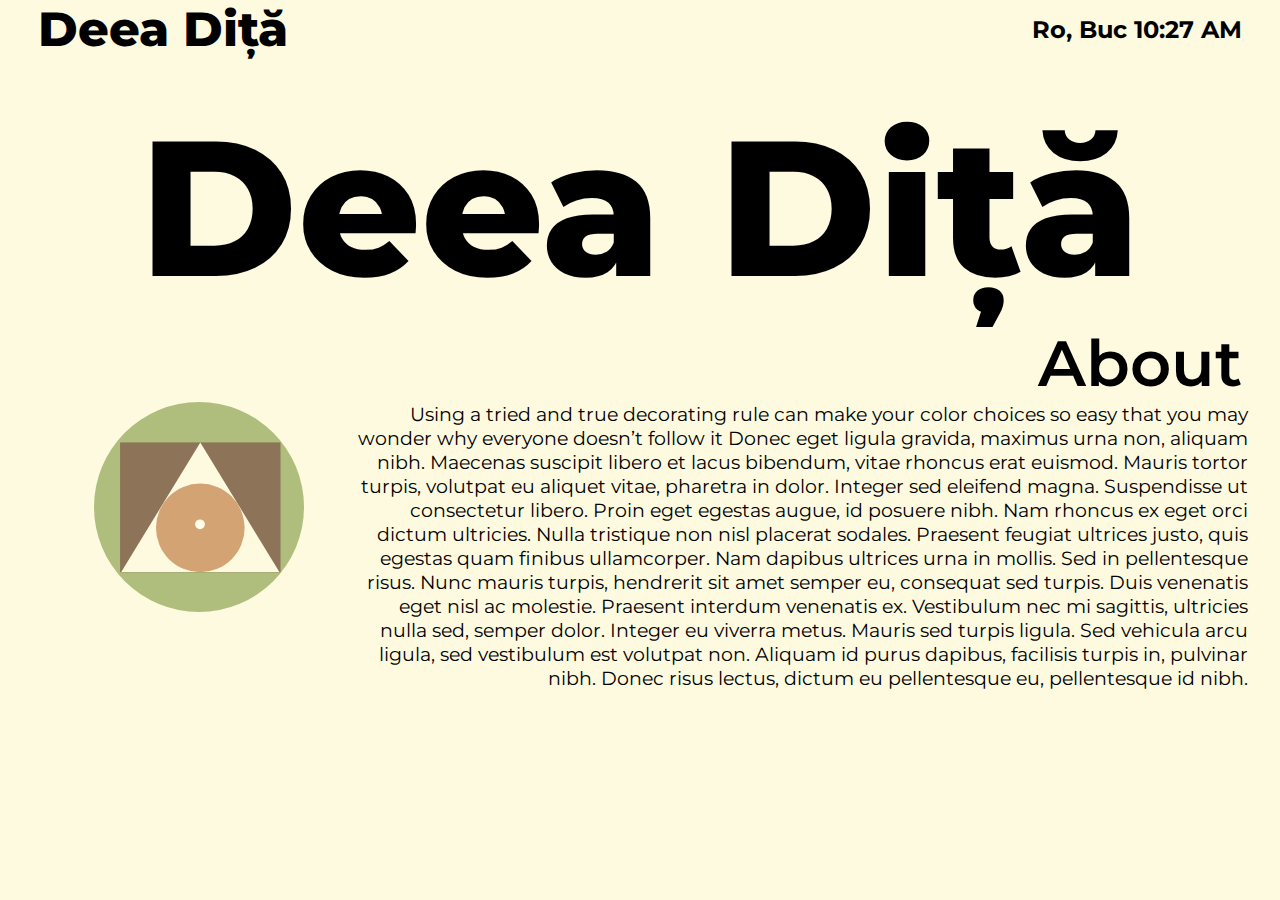
<file: about.html>
<!DOCTYPE html>
<html lang="en">
<head>
  <link rel="shortcut icon" type="image/png" href="./images/favicon.png">
  <meta charset="UTF-8">
  <meta name="viewport" content="width=device-width, initial-scale=1.0">
  <link rel="stylesheet" href="about.css">
  <link href="https://fonts.googleapis.com/css2?family=Montserrat:wght@500;600;700;900&display=swap" rel="stylesheet">
  <script src="https://unpkg.co/gsap@3/dist/gsap.min.js"></script>
  <title>About me</title>
</head>
<body>
<div class="about">

  <div class="navbar">
    <div class="navbar-logo">
      <a href="index.html">Deea Diță</a>
      <div class="words">
        <p>Breath</p>
        <p>Inhale</p> 
        <p>Exhale</p>
      </div>
    </div>

    <div class="navbar-settings">
      <h4 id="time"></h4>
    </div> 
  </div>

  <div class="center">
    <h1>Deea Diță</h1>
    <h3>About</h3>
    <p>Using a tried and true decorating rule can make your color choices so easy that you may wonder why everyone doesn’t follow it
      Donec eget ligula gravida, maximus urna non, aliquam nibh. Maecenas suscipit libero et lacus bibendum, vitae rhoncus erat euismod. Mauris tortor turpis, volutpat eu aliquet vitae, pharetra in dolor. Integer sed eleifend magna. Suspendisse ut consectetur libero. Proin eget egestas augue, id posuere nibh. Nam rhoncus ex eget orci dictum ultricies. Nulla tristique non nisl placerat sodales. Praesent feugiat ultrices justo, quis egestas quam finibus ullamcorper.
      
      Nam dapibus ultrices urna in mollis. Sed in pellentesque risus. Nunc mauris turpis, hendrerit sit amet semper eu, consequat sed turpis. Duis venenatis eget nisl ac molestie. Praesent interdum venenatis ex. Vestibulum nec mi sagittis, ultricies nulla sed, semper dolor. Integer eu viverra metus. Mauris sed turpis ligula. Sed vehicula arcu ligula, sed vestibulum est volutpat non. Aliquam id purus dapibus, facilisis turpis in, pulvinar nibh. Donec risus lectus, dictum eu pellentesque eu, pellentesque id nibh.
      </p>
  </div>

  <svg width="322" height="300" viewBox="0 0 322 322" fill="none" xmlns="http://www.w3.org/2000/svg">
    <circle cx="161" cy="161" r="161" fill="#AFBE7D"/>
    <rect x="40" y="62" width="246" height="199" fill="#8D7358"/>
    <path d="M163 62L284.244 260.75H41.7564L163 62Z" fill="#FEFAE0"/>
    <circle cx="163" cy="193" r="68" fill="#D4A373"/>
    <circle cx="162.5" cy="187.5" r="7.5" fill="#FFFCE9"/>
    </svg>
    


</div>
<script src="./js/logo.js"></script>
<script src="./js/time.js"></script>
  
</body>
</html>
</file>
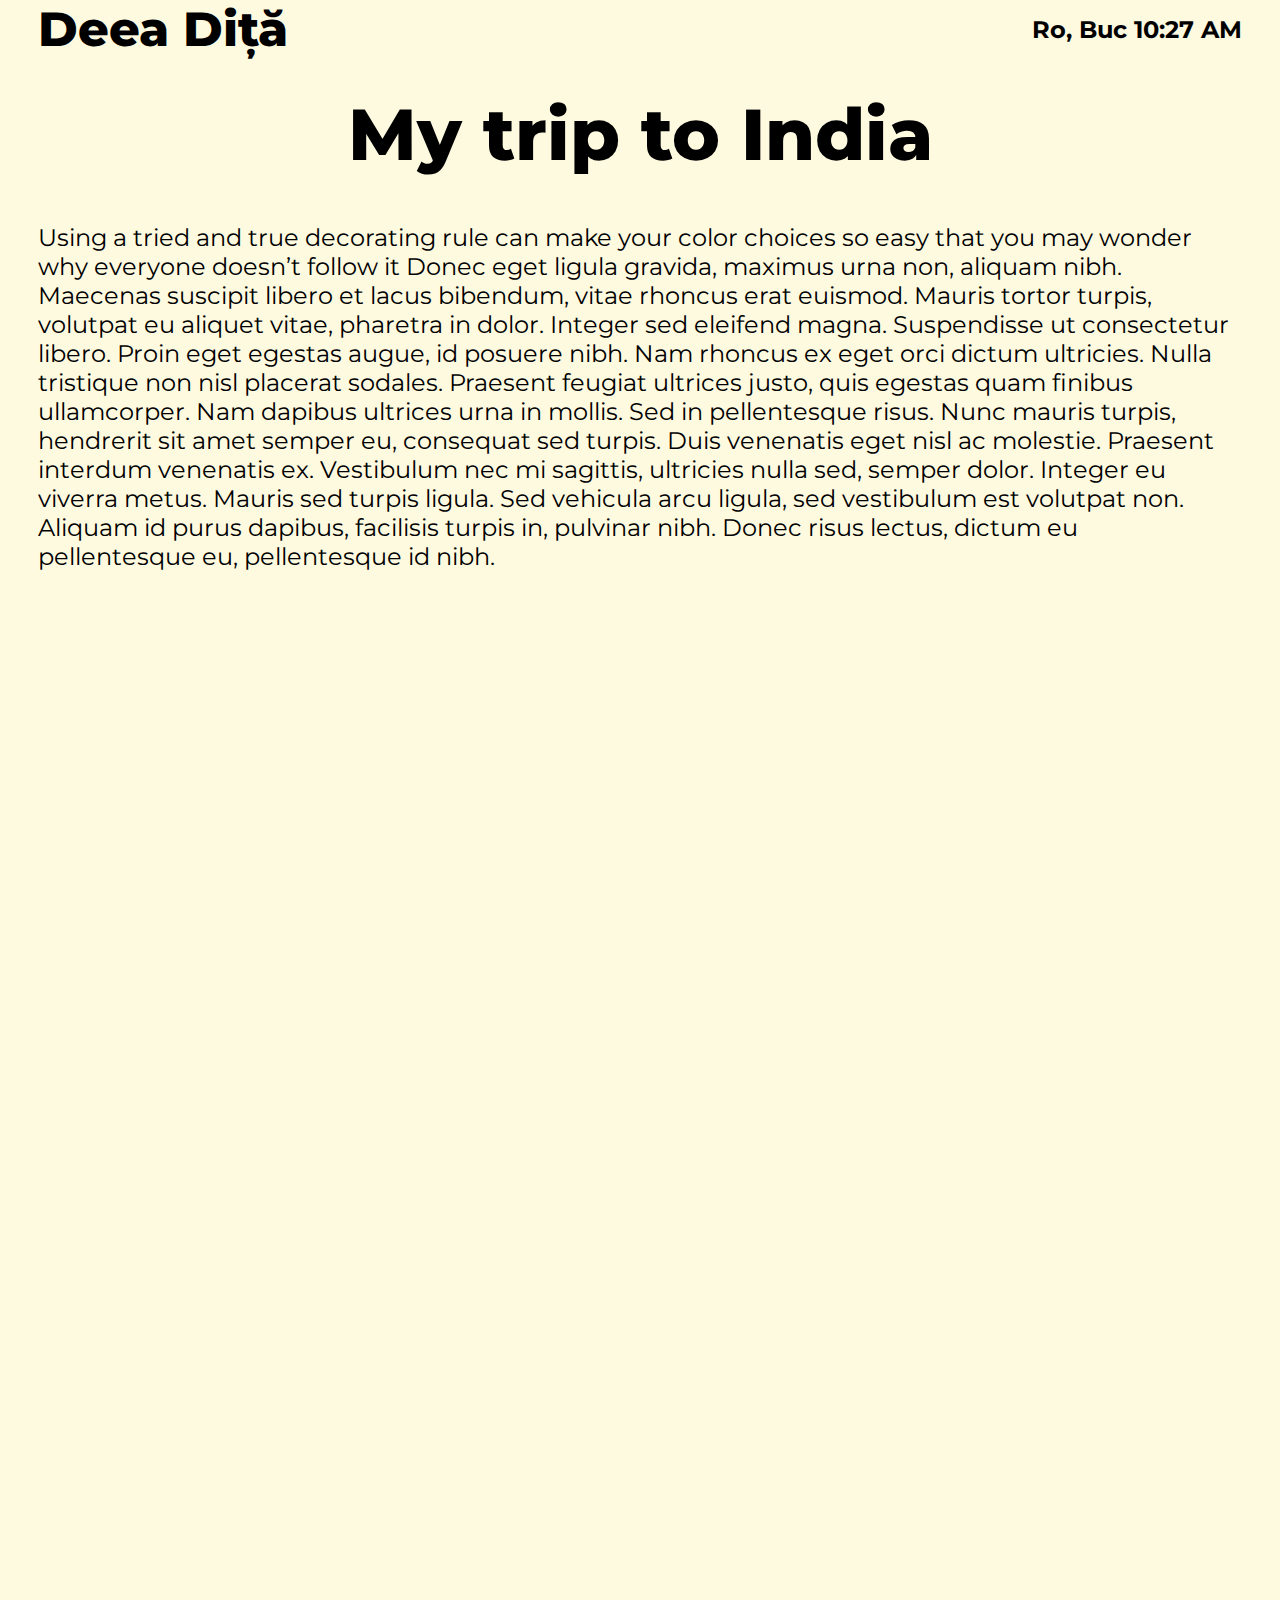
<file: blog.html>
<!DOCTYPE html>
<html lang="en">
<head>
  <link rel="shortcut icon" type="image/png" href="./images/favicon.png">
  <meta charset="UTF-8">
  <meta name="viewport" content="width=device-width, initial-scale=1.0">
  <link rel="stylesheet" href="blog.css">
  <link href="https://fonts.googleapis.com/css2?family=Montserrat:wght@500;600;700;900&display=swap" rel="stylesheet">
  <script src="https://unpkg.co/gsap@3/dist/gsap.min.js"></script>
  <title>about me</title>
</head>
<body>
<div class="blog">

  <div class="navbar">
    <div class="navbar-logo">
      <a href="index.html">Deea Diță</a>
      <div class="words">
        <p>Breath</p>
        <p>Inhale</p> 
        <p>Exhale</p>
      </div>
    </div>

    <div class="navbar-settings">
      <h4 id="time"></h4>
    </div> 
  </div>

  <div class="center">
    <h1>My trip to India</h1>
    <p>Using a tried and true decorating rule can make your color choices so easy that you may wonder why everyone doesn’t follow it
      Donec eget ligula gravida, maximus urna non, aliquam nibh. Maecenas suscipit libero et lacus bibendum, vitae rhoncus erat euismod. Mauris tortor turpis, volutpat eu aliquet vitae, pharetra in dolor. Integer sed eleifend magna. Suspendisse ut consectetur libero. Proin eget egestas augue, id posuere nibh. Nam rhoncus ex eget orci dictum ultricies. Nulla tristique non nisl placerat sodales. Praesent feugiat ultrices justo, quis egestas quam finibus ullamcorper.
      
      Nam dapibus ultrices urna in mollis. Sed in pellentesque risus. Nunc mauris turpis, hendrerit sit amet semper eu, consequat sed turpis. Duis venenatis eget nisl ac molestie. Praesent interdum venenatis ex. Vestibulum nec mi sagittis, ultricies nulla sed, semper dolor. Integer eu viverra metus. Mauris sed turpis ligula. Sed vehicula arcu ligula, sed vestibulum est volutpat non. Aliquam id purus dapibus, facilisis turpis in, pulvinar nibh. Donec risus lectus, dictum eu pellentesque eu, pellentesque id nibh.
      </p>
  </div>
    


</div>
<script src="./js/time.js"></script>
<script src="./js/logo.js"></script>
  
</body>
</html>
</file>
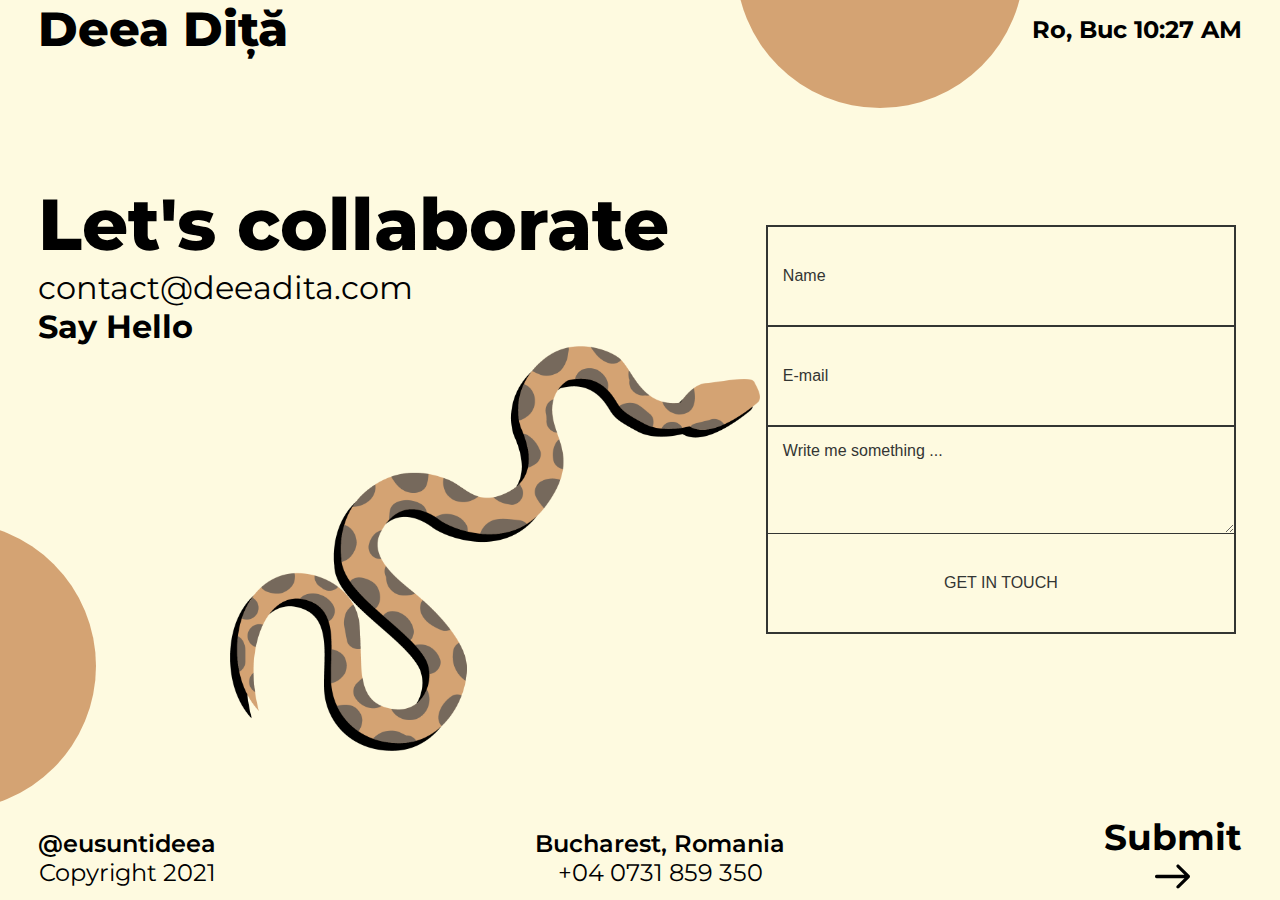
<file: contact.html>
<!DOCTYPE html>
<html lang="en">
<head>
  <link rel="shortcut icon" type="image/png" href="./images/favicon.png">
  <meta charset="UTF-8">
  <meta name="viewport" content="width=device-width, initial-scale=1.0">
  <link rel="stylesheet" href="contact.css">
  <link href="https://fonts.googleapis.com/css2?family=Montserrat:wght@500;600;700;900&display=swap" rel="stylesheet">
  <script src="https://unpkg.co/gsap@3/dist/gsap.min.js"></script>
  <title>Contact me</title>
</head>
<body>
<div class="contact">

  <div class="circle up"></div>
  <div class="circle down"></div>

  <div class="navbar">
    <div class="navbar-logo">
      <a href="index.html">Deea Diță</a>
      <div class="words">
        <p>Breath</p>
        <p>Inhale</p> 
        <p>Exhale</p>
      </div>
    </div>

    <div class="navbar-settings">
      <h4 id="time"></h4>
    </div> 
  </div>



  <div class="center">
    <div class="center-left">
      <h1>Let's collaborate</h1>
      <a href="index.html">contact@deeadita.com</a>
      <h3>Say Hello</h3>
      <img src="./images/snake.png" alt="">
    </div>

    <div class="center-right">
      <div class="contactul" data-aos="fade-up"
      data-aos-duration="2000">
        <form id="form" class="topBefore"  method="POST">
          <input id="name" type="text" placeholder="Name" name="name" required>
          <input id="email" type="email" placeholder="E-mail" name="email" required>
          <textarea id="message" type="message" placeholder="Write me something ..." name="message" required></textarea>
          <input id="submit" type="submit" value="GET IN TOUCH">
        </form>
      </div>
    </div>

  </div>

    
    
  <div class="footer">
    <div class="footer-left">
      <a href="#">@eusuntideea</a>
      <p>Copyright 2021</p>
    </div>

    <div class="footer-centre">
      <a href="#">Bucharest, Romania</a>
      <p>+04 0731 859 350</p>
    </div>
        
    <div class="footer-right">
      <a href="">
        <h3>Submit</h3>
        <img src="./images/arrow.svg" alt="arrow-right">
      </a>
    </div>    
  </div>


</div>
<script src="./js/time.js"></script>
<script src="./js/logo.js"></script>
  
</body>
</html>
</file>
<file: about.css>
* {
  margin: 0;
  padding: 0;
  box-sizing: border-box;
  text-decoration: none;
}

:root {
  --green: #AFBE7D;
  --crem: #FEFAE0;
  --brown: #D4A373;
  --black: black;
}

::-webkit-scrollbar {
  display: none;
}

html {
  scroll-behavior: smooth;
  background: var(--black);
  background: var(--crem);
}

h1,
h2,
h3,
h4,
p,
a{
  font-size: 1.5em;
  font-family: 'Montserrat', sans-serif;
  color: var(--black);
}

.about{
  width: 94vw;
  margin: auto;
  height: 100vh;
  background: var(--crem);
  overflow: hidden;
}

.navbar{
  position: absolute;
  top: 0%;
  width: 94vw;
  display: flex;
  justify-content: space-between;
  align-items: center;
}

.navbar-menu{
  display: flex;
  justify-content: space-between;
}

.navbar-logo a{
  font-size: 3em;
  font-weight: 800;
}

.navbar-settings{
  display: inline-flex;
}

.navbar-logo{
  display: flex;
  justify-content: center;
  align-items: center;
}

.words {
  margin-left: .5rem;
  visibility: hidden;
}

.words p {
  transform: translateY(-50%);
  position: absolute; 
}

.center h1{
  font-size: 12em;
  font-weight: 800;
  display: flex;
  justify-content: center;
  padding-top: 10vh;
}

.center h3{
  font-size: 4em;
  font-weight: 600;
  text-align: right;
}

.center p{
  width: 70vw;
  position: absolute;
  right: 2.5vw;
  text-align: right;
  font-size: 1.2em;
}

svg{
  padding-bottom: 10vh;
}


@media (max-width: 1024px) {


  h1,
  h2,
  h3,
  h4,
  p,
  a{
    font-size: 1em;
    font-family: 'Montserrat', sans-serif;
    color: var(--black);
  }


  .about{
    width: 94vw;
    margin: auto;
    height: auto;
    background: var(--crem);
    overflow: hidden;
  }
  
  .navbar{
    position: absolute;
    top: 0%;
    width: 94vw;
    display: flex;
    justify-content: center;
    align-items: center;
  }
  
  .navbar-logo a{
    font-size: 2em;
    font-weight: 800;
  }
  
  .navbar-settings{
    display: none;
  }
  
  .navbar-logo{
    display: flex;
    justify-content: center;
    align-items: center;
  }
  
  .words {
    margin-left: .5rem;
    visibility: hidden;
  }
  
  .words p {
    transform: translateY(-50%);
    position: absolute; 
  }
  
  .center h1{
      font-size: 3em;
      font-weight: 800;
      display: flex;
      justify-content: center;
      text-align: center;
      padding-top: 10vh;
  }
  
  .center h3{
    display: flex;
    justify-content: center;
    text-align: center;
    font-size: 2em;
    font-weight: 600;
    padding-bottom: 5vh;
  }
  
  .center p{
    width: 90vw;
    position: absolute;
    left: 2.5vw;
    text-align: left;
    font-size: 1em;
  }

  svg{
    display: none;
  }


}
</file>
<file: blog.css>
* {
  margin: 0;
  padding: 0;
  box-sizing: border-box;
  text-decoration: none;
}

:root {
  --green: #AFBE7D;
  --crem: #FEFAE0;
  --brown: #D4A373;
  --black: black;
}

::-webkit-scrollbar {
  display: none;
}

html {
  scroll-behavior: smooth;
  background: var(--black);
  background: var(--crem);
}

h1,
h2,
h3,
h4,
p,
a{
  font-size: 1.5em;
  font-family: 'Montserrat', sans-serif;
  color: var(--black);
}

.blog{
  width: 94vw;
  margin: auto;
  height: 200vh;
  background: var(--crem);
  overflow: hidden;
}


.navbar{
  position: absolute;
  top: 0%;
  width: 94vw;
  display: flex;
  justify-content: space-between;
  align-items: center;
}

.navbar-menu{
  display: flex;
  justify-content: space-between;
}

.navbar-logo a{
  font-size: 3em;
  font-weight: 800;
}

.navbar-settings{
  display: inline-flex;
}

.navbar-logo{
  display: flex;
  justify-content: center;
  align-items: center;
}

.words {
  margin-left: .5rem;
  visibility: hidden;
}

.words p {
  transform: translateY(-50%);
  position: absolute; 
}

.settings img{
  padding-right: 10px;
  height: 30px;
}

.center{
  padding-top: 10vh;
  display: flex;
  flex-direction: column;
  justify-content: center;
  align-items: center;

}


.center h1{
  font-size: 4.5em;
  font-weight: 800;
}
.center p{
  padding-top: 5vh;
  text-align: left;
}


@media (max-width: 1024px) {


  h1,
  h2,
  h3,
  h4,
  p,
  a{
    font-size: 1em;
    font-family: 'Montserrat', sans-serif;
    color: var(--black);
  }


  .blog{
    width: 94vw;
    margin: auto;
    height: auto;
    background: var(--crem);
    overflow: hidden;
  }
  
  
  .navbar{
    position: absolute;
    top: 0%;
    width: 94vw;
    display: flex;
    justify-content: center;
    align-items: center;
  }
  
  
  .navbar-logo a{
    font-size: 2em;
    font-weight: 800;
  }
  
  .navbar-settings{
    display: none;
  }
  
  .navbar-logo{
    display: flex;
    justify-content: center;
    align-items: center;
  }
  
  .words {
    margin-left: .5rem;
    visibility: hidden;
  }
  
  .words p {
    transform: translateY(-50%);
    position: absolute; 
  }
  
  .settings img{
    padding-right: 10px;
    height: 30px;
  }
  
  .center{
    padding-top: 10vh;
    display: flex;
    flex-direction: column;
    justify-content: center;
    align-items: center;
  
  }
  
  
  .center h1{
    font-size:3em;
    text-align: center;
    font-weight: 800;
  }
  .center p{
    padding-top: 5vh;
    text-align: left;
  }

}
</file>
<file: contact.css>
* {
  margin: 0;
  padding: 0;
  box-sizing: border-box;
  text-decoration: none;
}

:root {
  --green: #AFBE7D;
  --crem: #FEFAE0;
  --brown: #D4A373;
  --black: black;
}

::-webkit-scrollbar {
  display: none;
}

html {
  scroll-behavior: smooth;
  background: var(--black);
  background: var(--crem);
}

h1,
h2,
h3,
h4,
p,
a{
  font-size: 1.5em;
  font-family: 'Montserrat', sans-serif;
  color: var(--black);
}

.contact{
  width: 94vw;
  margin: auto;
  height: 100vh;
  background: var(--crem);
  overflow: hidden;
}

.circle{
  z-index: 6;
  border-radius: 50%;
  width: 18em;
  height: 18em;
  background: var(--brown);
  border: 0px solid var(--black);
}

.up{  
  position: absolute;
  top: -20vh;
  right: 20vw;
}

.down{
  position: absolute;
  left: -15vw;
  bottom: 10vh;
}

.navbar{
  position: absolute;
  top: 0%;
  width: 94vw;
  display: flex;
  justify-content: space-between;
  align-items: center;
}

.navbar-menu{
  display: flex;
  justify-content: space-between;
}

.navbar-logo a{
  font-size: 3em;
  font-weight: 800;
}

.navbar-logo{
  display: flex;
  justify-content: center;
  align-items: center;
}

.navbar-logo a{
  font-size: 3em;
  font-weight: 800;
}

.words {
  margin-left: .5rem;
  visibility: hidden;
}

.words p {
  transform: translateY(-50%);
  position: absolute;
  
}

.navbar-settings{
  display: inline-flex;
}


.center{
  display: grid;
  grid-template-columns: 1fr 1fr;
}

.center-left{
  grid-column: 1/2;
  padding-top: 20vh;
}

.center-left img{
  padding-left: 15vw;
  height: 45vh;
}

.center-left h1{
  font-size: 4.5em;
  font-weight: 800;
}

.center-left a{
  font-size: 2em;
}
.center-left h3{
  font-size: 2em;
}

.center-right{
  grid-column: 2/3;
  padding-top: 25vh;
}











.contactul{
  text-align: center;
  display: inline-block;
  grid-column: 1/2;
  align-items: center;
  justify-content: center;
}

input::-webkit-input-placeholder, textarea::-webkit-input-placeholder {
  color: #aca49c;
  /* font-size: 0.875em; */
}

input:focus::-webkit-input-placeholder, textarea:focus::-webkit-input-placeholder {
  color: #bbb5af;
}

input::-moz-placeholder, textarea::-moz-placeholder {
  color: #a96a2a;
  /* font-size: 0.875em; */
}

input:focus::-moz-placeholder, textarea:focus::-moz-placeholder {
  color: #bbb5af;
}

input::placeholder, textarea::placeholder {
  color: #333533;
  /* font-size: 0.875em; */
}

input:focus::placeholder, textarea:focus:placeholder {
  color: #bbb5af;
}

input::-ms-placeholder, textarea::-ms-placeholder {
  color: #aca49c;
  /* font-size: 0.875em; */
}

input:focus::-ms-placeholder, textarea:focus::-ms-placeholder {
  color: #bbb5af;
}

/* on hover placeholder */

input:hover::-webkit-input-placeholder, textarea:hover::-webkit-input-placeholder {
  color: #333533;
  /* font-size: 0.875em; */
}

input:hover:focus::-webkit-input-placeholder, textarea:hover:focus::-webkit-input-placeholder {
  color: #cbc6c1;
}

input:hover::-moz-placeholder, textarea:hover::-moz-placeholder {
  color: #333533;
  /* font-size: 0.875em; */
}

input:hover:focus::-moz-placeholder, textarea:hover:focus::-moz-placeholder {
  color: #cbc6c1;
}

input:hover::placeholder, textarea:hover::placeholder {
  color: #e2dedb;
  /* font-size: 0.875em; */
}

input:hover:focus::placeholder, textarea:hover:focus::placeholder {
  color: #cbc6c1;
}

input:hover::placeholder, textarea:hover::placeholder {
  color: #e2dedb;
  /* font-size: 0.875em; */
}

input:hover:focus::-ms-placeholder, textarea:hover:focus:-ms-placeholder {
  color: #cbc6c1;
}

input {
  font-size: 1em;
  width: 470px;
  height: 100px;
  padding: 0px 15px 0px 15px;
  
  background: var(--crem);
  outline: none;
  color: #726659;
  
  border: solid 2px #333533;
  border-bottom: none;
  
  transition: all 0.3s ease-in-out;
  -webkit-transition: all 0.3s ease-in-out;
  -moz-transition: all 0.3s ease-in-out;
  -ms-transition: all 0.3s ease-in-out;
}

input:hover {
  background: var(--crem);
  color: #e2dedb;
}

textarea {
  width: 470px;
  max-width: 470px;
  height: 110px;
  max-height: 110px;
  padding: 15px;
  
  background: var(--crem);
  outline: none;
  
  color: #726659;
  font-family: 'Lato', sans-serif;
  font-size: 1em;
  
  border: solid 2px #333533;
  
  transition: all 0.3s ease-in-out;
  -webkit-transition: all 0.3s ease-in-out;
  -moz-transition: all 0.3s ease-in-out;
  -ms-transition: all 0.3s ease-in-out;
}

textarea:hover {
  background: var(--crem);
  color: #333533;
}

#submit {
  width: 470px;
  
  padding: 0;
  margin: -5px 0px 0px 0px;
  /* font-size: 0.875em; */
  color: #333533;
  
  outline:none;
  cursor: pointer;
  
  border: solid 2px #333533;
  border-top: none;
}

#submit:hover {
  color: #e2dedb;
}





.footer{
  width: 94vw;
  position: absolute;
  bottom: 0;
  display: flex;
  justify-content: space-between;
  align-items: center;
}

.footer a{
  font-size: 1.5em;
  font-weight: 600;
}

.footer-right{
  display: inline-flex;
}

.footer-right img{
  height: 35px;
}

.footer{
  text-align: center;
}


@media (max-width: 1024px) {


  h1,
  h2,
  h3,
  h4,
  p,
  a{
    font-size: 1em;
    font-family: 'Montserrat', sans-serif;
    color: var(--black);
  }

  .contact{
    width: 94vw;
    margin: auto;
    height: auto;
    background: var(--crem);
    overflow: hidden;
  }


  .circle{
    border-radius: 50%;
    width: 5em;
    height: 5em;
    background: var(--brown);
    border: 0px solid var(--black);
  }
  
  .up{  
    display: none;
  }
  
  .down{
    position: absolute;
    left: -15vw;
    bottom: 10vh;
  }
  
  .navbar{
    position: absolute;
    top: 0%;
    width: 94vw;
    display: flex;
    justify-content: center;
    align-items: center;
  }

  .navbar-settings{
    display: none;
  }
  
  .navbar-logo a{
    font-size: 2em;
    font-weight: 800;
  }
  
  .navbar-logo{
    display: flex;
    justify-content: center;
    align-items: center;
  }
  
  
  .words {
    margin-left: .5rem;
    visibility: hidden;
  }
  
  .words p {
    transform: translateY(-50%);
    position: absolute;
    
  }
  
  
  
  .center{
    display: grid;
    grid-template-columns: 1fr;
  }
  
  .center-left{
    grid-column: 1/2;
    padding-top: 10vh;
  }
  
  .center-left img{
    display: none;
  }

  .center-left h1{
    text-align: center;
    font-size: 2em;
    font-weight: 800;
  }
  
  .center-left a{
    display: none;
  }
  .center-left h3{
    text-align: center;
    font-size: 1em;
  }
  
  .center-right{
    grid-column: 1/2;
    padding-top: 3vh;
  }


  input {
    font-size: 0.875em;
    width: 80vw;
    height: 10vh;
    padding: 0px 15px 0px 15px;
    
  }

  
  textarea {
    font-size: 0.875em;
    width: 80vw;
    max-width: 80vw;
    height: 25vh;
    max-height: 25vh;
    padding: 15px;
    
  }
  
  
  #submit {
    font-size: 0.875em;
    width: 80vw;
    padding: 0;
    margin: -5px 0px 0px 0px;
  }


  .footer{
    width: 94vw;
    position: absolute;
    bottom: 0;
    display: flex;
    flex-direction: column;
    justify-content: center;
    align-items: center;
  }
  
  .footer a{
    font-size: 1em;
    font-weight: 600;
  }
  
  .footer-right{
    display: none;
  }


  .footer-right img{
    height: 20px;
  }

  .footer-left{
    padding-bottom: 2vh;
  }
  
  .footer{
    text-align: center;
  }




}
</file>
